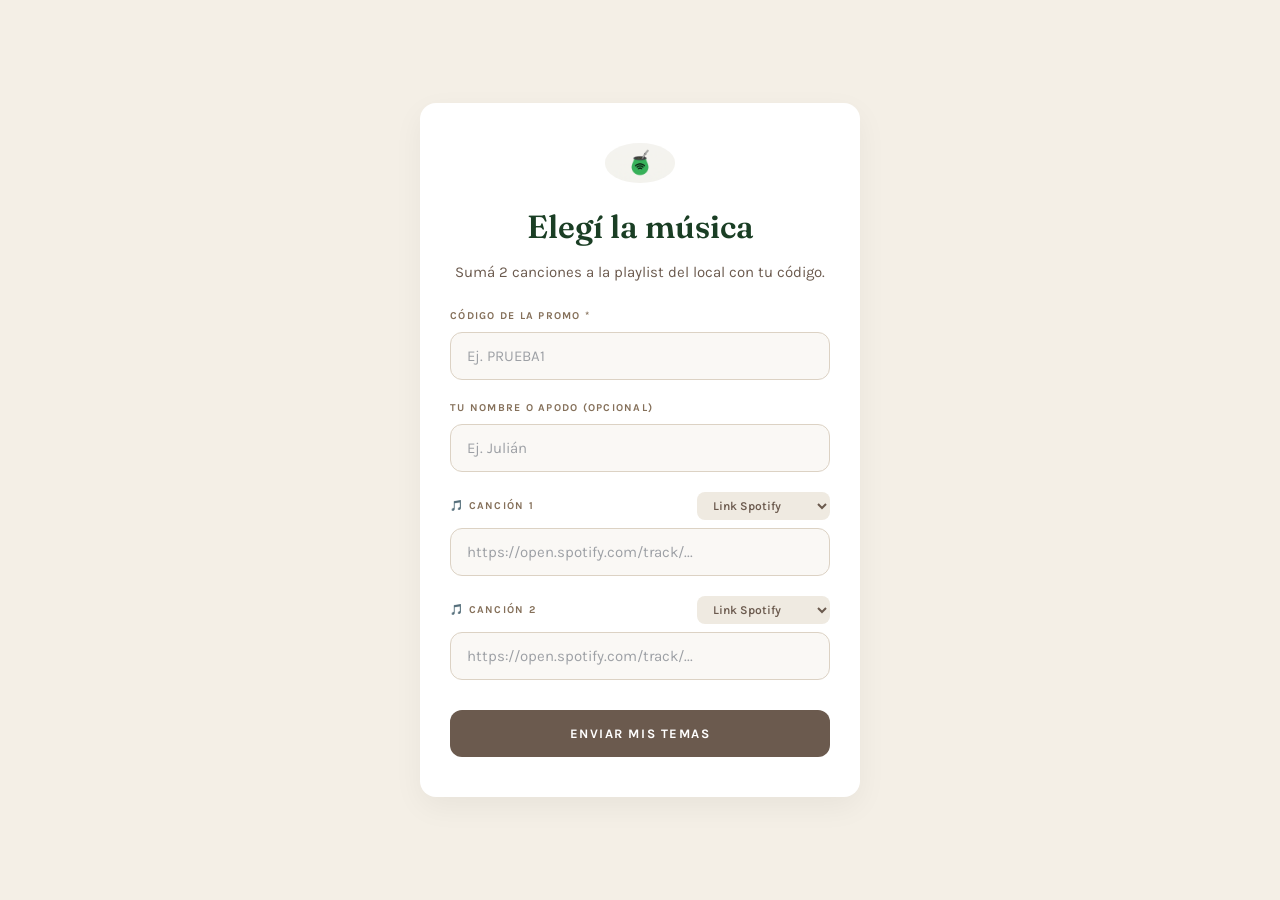
<file: index.html>
<!DOCTYPE html>
<html lang="es">
<head>
  <meta charset="UTF-8">
  <meta name="viewport" content="width=device-width, initial-scale=1.0">
  <title>Elegí la música - Mate & Café</title>
  <link rel="stylesheet" href="style.css">
</head>
<body>

  <main class="container">
    <!-- Logo -->
    <div class="logo-container">
      <img src="Gemini_Generated_Image_7ohcpx7ohcpx7ohc.jfif" alt="Logo Mate y Café">
    </div>

    <div id="pantallaFormulario">
      <h1>Elegí la música</h1>
      <p class="subtitulo">Sumá 2 canciones a la playlist del local con tu código.</p>

      <form id="formPedido">
        <!-- Campo Código -->
        <div class="campo">
          <label for="codigo">Código de la promo *</label>
          <input type="text" id="codigo" placeholder="Ej. PRUEBA1" required>
        </div>

        <!-- Campo Nombre -->
        <div class="campo">
          <label for="nombre">Tu nombre o apodo (Opcional)</label>
          <input type="text" id="nombre" placeholder="Ej. Julián">
        </div>

        <!-- Canción 1 -->
        <div class="campo">
          <div class="header-cancion">
            <label>🎵 Canción 1</label>
            <select class="select-tipo" id="tipo1">
              <option value="link">Link Spotify</option>
              <option value="manual">Escribir a mano</option>
            </select>
          </div>
          <div id="grupo-link-1" class="grupo-input">
            <input type="url" id="link1" placeholder="https://open.spotify.com/track/...">
          </div>
          <div id="grupo-manual-1" class="grupo-input oculto">
            <input type="text" id="titulo1" placeholder="Título del tema">
            <input type="text" id="artista1" placeholder="Artista" style="margin-top: 8px;">
          </div>
        </div>

        <!-- Canción 2 -->
        <div class="campo">
          <div class="header-cancion">
            <label>🎵 Canción 2</label>
            <select class="select-tipo" id="tipo2">
              <option value="link">Link Spotify</option>
              <option value="manual">Escribir a mano</option>
            </select>
          </div>
          <div id="grupo-link-2" class="grupo-input">
            <input type="url" id="link2" placeholder="https://open.spotify.com/track/...">
          </div>
          <div id="grupo-manual-2" class="grupo-input oculto">
            <input type="text" id="titulo2" placeholder="Título del tema">
            <input type="text" id="artista2" placeholder="Artista" style="margin-top: 8px;">
          </div>
        </div>

        <button type="submit" id="btnEnviar">Enviar mis temas</button>
      </form>

      <div id="mensajeError" class="mensaje error oculto"></div>
    </div>

    <!-- Pantalla de Éxito -->
    <div id="pantallaExito" class="oculto">
      <div class="icono-exito">✓</div>
      <h2>¡Listo! Tus temas están en la cola</h2>
      <p>En un ratito más los vamos a estar sonando en el local. ¡Que disfrutes tu promo! ☕</p>
    </div>
  </main>

  <script src="app.js?v=2"></script>
</body>
</html>
</file>
<file: style.css>
@import url('https://fonts.googleapis.com/css2?family=Fraunces:opsz,wght@9..144,400;9..144,600;9..144,700&family=Karla:wght@400;500;600;700&display=swap');

:root {
  --crema-fondo: #FDFBF7;
  --crema-input: #FAF8F5; /* El color súper clarito de los inputs */
  --verde-oscuro: #1A3E24; /* El verde profundo del título */
  --verde-boton: #3B5E2B;
  --verde-hover: #2F4C22;
  --marron-labels: #85705a; /* El tono marrón/café de las mayúsculas */
  --borde-input: #DCD2C4;
  --texto-gris: #6B5A4E;
  
  --font-titulos: "Fraunces", Georgia, serif;
  --font-textos: "Karla", system-ui, sans-serif;
}

* {
  box-sizing: border-box;
  margin: 0;
  padding: 0;
}

body {
  background-color: #F4EFE6; /* Fondo de la página detrás de la tarjeta */
  color: var(--texto-gris);
  font-family: var(--font-textos);
  font-size: 15px;
  line-height: 1.5;
  -webkit-font-smoothing: antialiased;
  min-height: 100vh;
  display: flex;
  align-items: center;
  justify-content: center;
  padding: 20px;
}

.container {
  width: 100%;
  max-width: 440px;
  background: #FFFFFF;
  border-radius: 16px;
  padding: 40px 30px;
  box-shadow: 0 10px 30px rgba(0, 0, 0, 0.05);
  text-align: center;
}

.oculto {
  display: none !important;
}

.logo-container img {
  max-width: 70px;
  border-radius: 50%;
  margin: 0 auto 20px auto;
  display: block;
}

h1, h2 {
  font-family: var(--font-titulos);
  font-weight: 600;
  color: var(--verde-oscuro);
  font-size: 32px;
  margin-bottom: 10px;
}

.subtitulo {
  color: var(--texto-gris);
  font-size: 15px;
  margin-bottom: 25px;
}

.campo {
  margin-bottom: 20px;
  text-align: left;
}

label {
  display: block;
  font-size: 10.5px;
  letter-spacing: 0.12em;
  text-transform: uppercase;
  font-weight: 700;
  color: var(--marron-labels);
  margin-bottom: 8px;
}

input[type="text"], input[type="url"] {
  width: 100%;
  font-family: var(--font-textos);
  font-size: 15px;
  color: #333;
  background-color: var(--crema-input);
  border: 1px solid var(--borde-input);
  border-radius: 12px; /* Redondeo exacto de la foto */
  padding: 14px 16px;
  outline: none;
  transition: all 0.2s ease;
}

input[type="text"]::placeholder, input[type="url"]::placeholder {
  color: #9da0a5;
}

input[type="text"]:focus, input[type="url"]:focus {
  border-color: var(--verde-boton);
  background-color: #fff;
  box-shadow: 0 0 0 3px rgba(59, 94, 43, 0.1);
}

/* El bloque de título de canción con el menú desplegable */
.header-cancion {
  display: flex;
  justify-content: space-between;
  align-items: center;
  margin-bottom: 8px;
}

.header-cancion label {
  margin-bottom: 0;
}

.select-tipo {
  background-color: #EFEAE1;
  border: none;
  border-radius: 8px;
  padding: 6px 12px;
  font-family: var(--font-textos);
  font-size: 12px;
  font-weight: 600;
  color: var(--texto-gris);
  cursor: pointer;
  outline: none;
}

button[type="submit"] {
  width: 100%;
  font-family: var(--font-textos);
  font-size: 13px;
  letter-spacing: 0.12em;
  text-transform: uppercase;
  font-weight: 700;
  padding: 16px 20px;
  border: none;
  border-radius: 12px; /* Botón de enviar redondeado */
  background: var(--texto-gris); /* Tono marrón que mostraste en otro diseño */
  color: #fff;
  cursor: pointer;
  transition: all 0.2s;
  margin-top: 10px;
}

button[type="submit"]:hover {
  background: #4b3e34;
}

.icono-exito {
  font-size: 40px;
  color: var(--verde-boton);
  margin-bottom: 10px;
}

.mensaje {
  margin-top: 16px;
  padding: 14px;
  border-radius: 10px;
  font-weight: 600;
  font-size: 14px;
}

.error {
  background: #fdf3f2;
  color: #d32f2f;
  border: 1px solid #ffcdd2;
}
</file>
